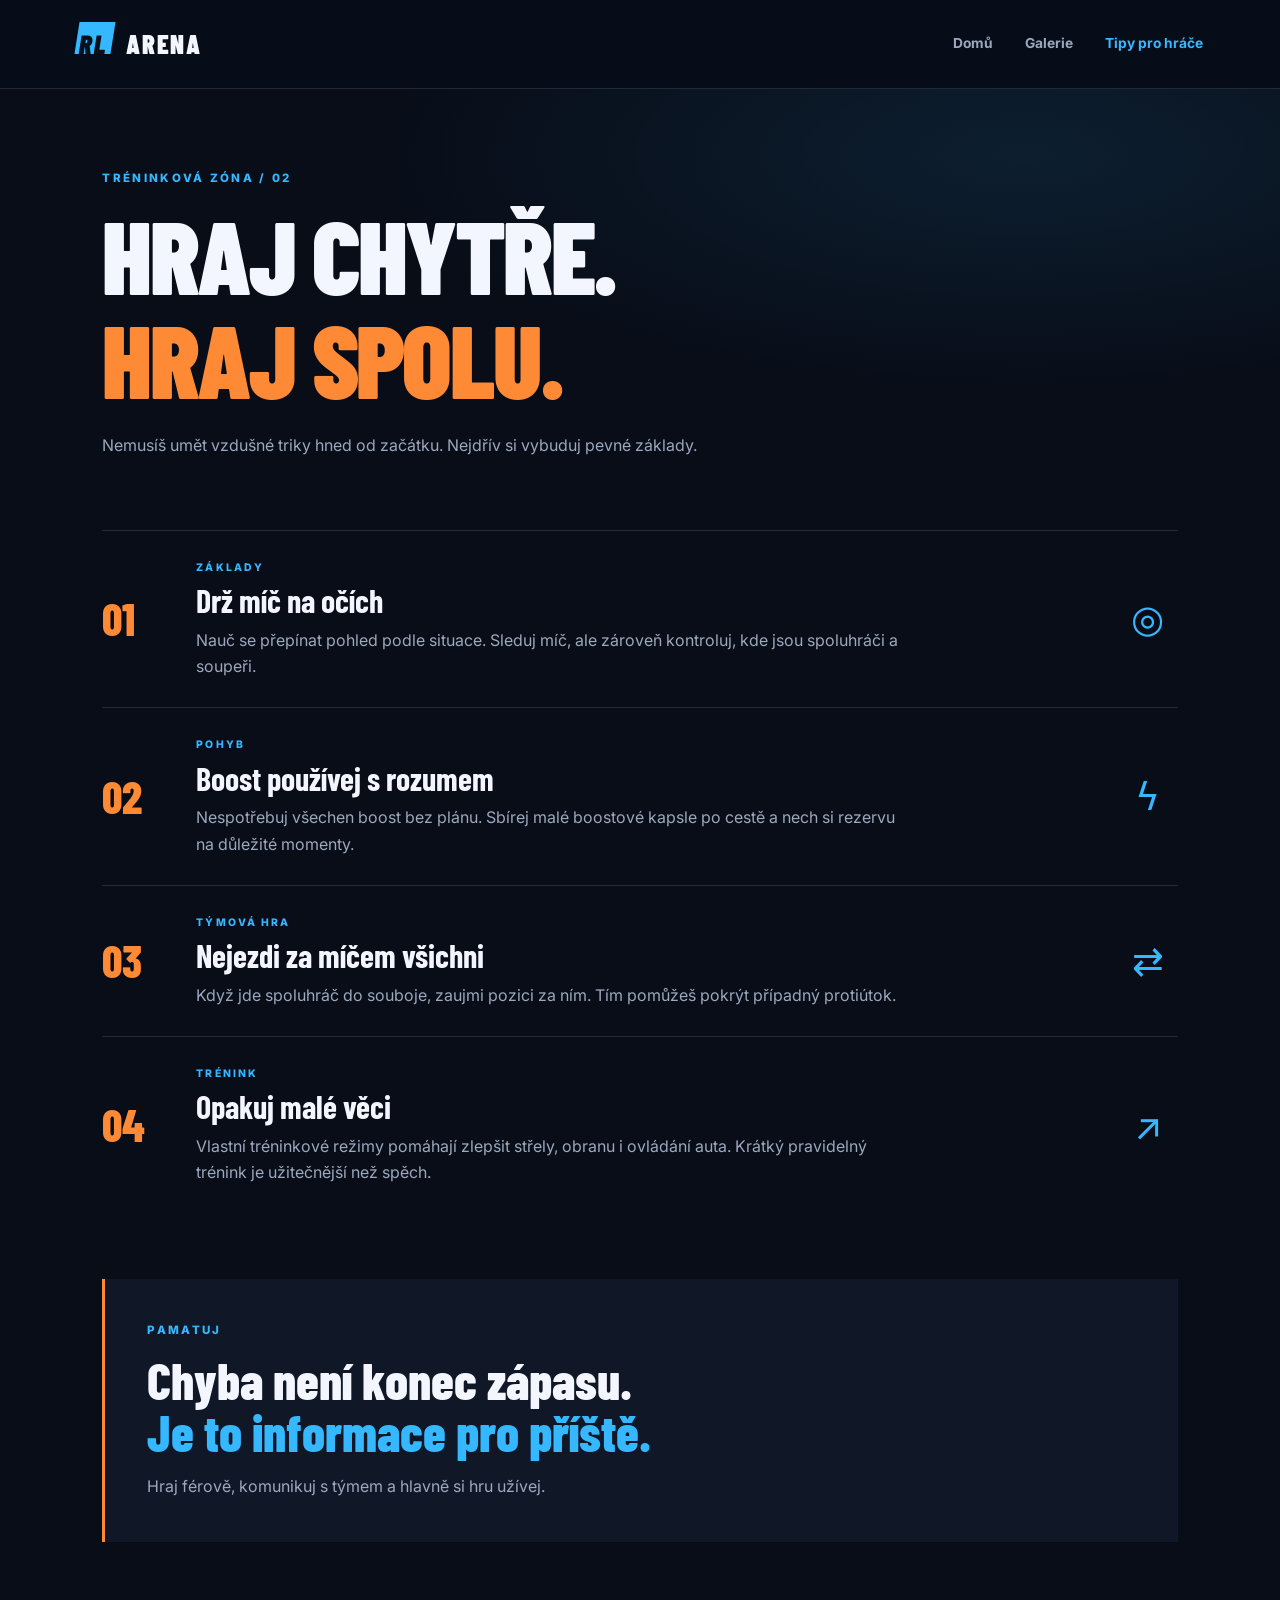
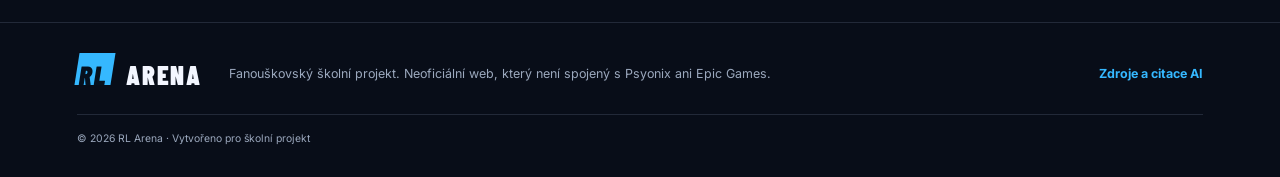
<file: tipy.html>
<!DOCTYPE html>
<html lang="cs">
<head>
  <meta charset="UTF-8">
  <meta name="viewport" content="width=device-width, initial-scale=1.0">
  <meta name="description" content="Praktické tipy pro začátečníky v Rocket League.">
  <title>Rocket League | Tipy pro hráče</title>
  <link rel="stylesheet" href="style.css">
</head>
<body>
  <header class="site-header">
    <a class="logo" href="index.html"><span>RL</span> ARENA</a>
    <nav aria-label="Hlavní navigace">
      <a href="index.html">Domů</a><a href="galerie.html">Galerie</a><a class="active" href="tipy.html">Tipy pro hráče</a>
    </nav>
  </header>
  <main class="page-main">
    <section class="page-hero">
      <p class="eyebrow">TRÉNINKOVÁ ZÓNA / 02</p>
      <h1>HRAJ CHYTŘE.<br><span>HRAJ SPOLU.</span></h1>
      <p>Nemusíš umět vzdušné triky hned od začátku. Nejdřív si vybuduj pevné základy.</p>
    </section>
    <section class="tips-list">
      <article class="tip-row"><div class="tip-index">01</div><div><p class="eyebrow">ZÁKLADY</p><h2>Drž míč na očích</h2><p>Nauč se přepínat pohled podle situace. Sleduj míč, ale zároveň kontroluj, kde jsou spoluhráči a soupeři.</p></div><div class="tip-symbol">◎</div></article>
      <article class="tip-row"><div class="tip-index">02</div><div><p class="eyebrow">POHYB</p><h2>Boost používej s rozumem</h2><p>Nespotřebuj všechen boost bez plánu. Sbírej malé boostové kapsle po cestě a nech si rezervu na důležité momenty.</p></div><div class="tip-symbol">ϟ</div></article>
      <article class="tip-row"><div class="tip-index">03</div><div><p class="eyebrow">TÝMOVÁ HRA</p><h2>Nejezdi za míčem všichni</h2><p>Když jde spoluhráč do souboje, zaujmi pozici za ním. Tím pomůžeš pokrýt případný protiútok.</p></div><div class="tip-symbol">⇄</div></article>
      <article class="tip-row"><div class="tip-index">04</div><div><p class="eyebrow">TRÉNINK</p><h2>Opakuj malé věci</h2><p>Vlastní tréninkové režimy pomáhají zlepšit střely, obranu i ovládání auta. Krátký pravidelný trénink je užitečnější než spěch.</p></div><div class="tip-symbol">↗</div></article>
    </section>
    <section class="quote-panel"><p class="eyebrow">PAMATUJ</p><h2>Chyba není konec zápasu.<br><span>Je to informace pro příště.</span></h2><p>Hraj férově, komunikuj s týmem a hlavně si hru užívej.</p></section>
  </main>
  <footer class="site-footer">
    <a class="logo" href="index.html"><span>RL</span> ARENA</a><p>Fanouškovský školní projekt. Neoficiální web, který není spojený s Psyonix ani Epic Games.</p><a href="zdroje.html">Zdroje a citace AI</a><small>© 2026 RL Arena · Vytvořeno pro školní projekt</small>
  </footer>
</body>
</html>
</file>
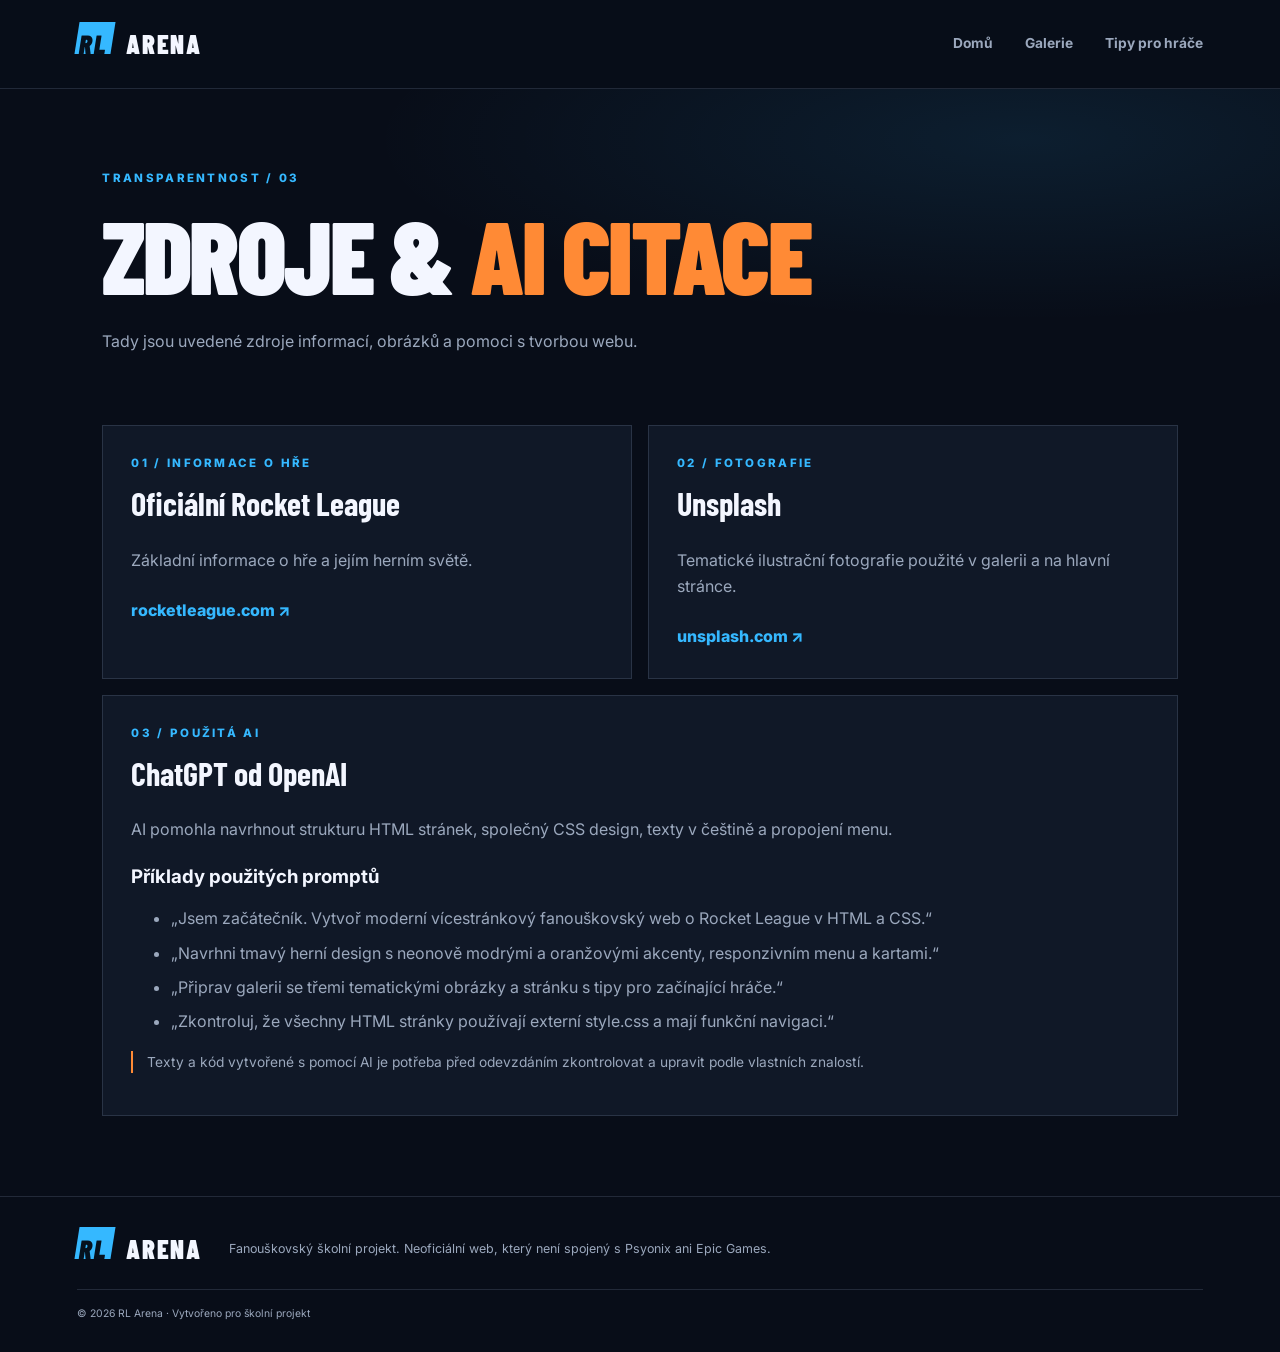
<file: zdroje.html>
<!DOCTYPE html>
<html lang="cs">
<head>
  <meta charset="UTF-8">
  <meta name="viewport" content="width=device-width, initial-scale=1.0">
  <title>Rocket League | Zdroje a citace</title>
  <link rel="stylesheet" href="style.css">
</head>
<body>
  <header class="site-header">
    <a class="logo" href="index.html"><span>RL</span> ARENA</a>
    <nav aria-label="Hlavní navigace">
      <a href="index.html">Domů</a><a href="galerie.html">Galerie</a><a href="tipy.html">Tipy pro hráče</a>
    </nav>
  </header>
  <main class="page-main">
    <section class="page-hero">
      <p class="eyebrow">TRANSPARENTNOST / 03</p>
      <h1>ZDROJE & <span>AI CITACE</span></h1>
      <p>Tady jsou uvedené zdroje informací, obrázků a pomoci s tvorbou webu.</p>
    </section>
    <section class="sources-content">
      <article class="source-card">
        <p class="eyebrow">01 / INFORMACE O HŘE</p>
        <h2>Oficiální Rocket League</h2>
        <p>Základní informace o hře a jejím herním světě.</p>
        <a class="text-link" href="https://www.rocketleague.com/" target="_blank" rel="noopener noreferrer">rocketleague.com ↗</a>
      </article>
      <article class="source-card">
        <p class="eyebrow">02 / FOTOGRAFIE</p>
        <h2>Unsplash</h2>
        <p>Tematické ilustrační fotografie použité v galerii a na hlavní stránce.</p>
        <a class="text-link" href="https://unsplash.com/" target="_blank" rel="noopener noreferrer">unsplash.com ↗</a>
      </article>
      <article class="source-card">
        <p class="eyebrow">03 / POUŽITÁ AI</p>
        <h2>ChatGPT od OpenAI</h2>
        <p>AI pomohla navrhnout strukturu HTML stránek, společný CSS design, texty v češtině a propojení menu.</p>
        <h3>Příklady použitých promptů</h3>
        <ul>
          <li>„Jsem začátečník. Vytvoř moderní vícestránkový fanouškovský web o Rocket League v HTML a CSS.“</li>
          <li>„Navrhni tmavý herní design s neonově modrými a oranžovými akcenty, responzivním menu a kartami.“</li>
          <li>„Připrav galerii se třemi tematickými obrázky a stránku s tipy pro začínající hráče.“</li>
          <li>„Zkontroluj, že všechny HTML stránky používají externí style.css a mají funkční navigaci.“</li>
        </ul>
        <p class="source-disclaimer">Texty a kód vytvořené s pomocí AI je potřeba před odevzdáním zkontrolovat a upravit podle vlastních znalostí.</p>
      </article>
    </section>
  </main>
  <footer class="site-footer">
    <a class="logo" href="index.html"><span>RL</span> ARENA</a><p>Fanouškovský školní projekt. Neoficiální web, který není spojený s Psyonix ani Epic Games.</p><small>© 2026 RL Arena · Vytvořeno pro školní projekt</small>
  </footer>
</body>
</html>
</file>
<file: style.css>
@import url('https://fonts.googleapis.com/css2?family=Barlow+Condensed:wght@500;600;700;800;900&family=Inter:wght@400;500;600;700&display=swap');

:root {
  --bg: #080d18;
  --panel: #101827;
  --panel-light: #162237;
  --text: #f3f6ff;
  --muted: #9ba8bd;
  --blue: #35b8ff;
  --orange: #ff8a35;
  --line: rgba(190, 211, 244, .14);
  --font-display: 'Barlow Condensed', Impact, sans-serif;
  --font-body: 'Inter', Arial, sans-serif;
}
* { box-sizing: border-box; }
html { scroll-behavior: smooth; }
body { margin: 0; background: var(--bg); color: var(--text); font-family: var(--font-body); line-height: 1.65; }
a { color: inherit; }
img { display: block; max-width: 100%; }
.site-header { position: relative; z-index: 5; display: flex; align-items: center; justify-content: space-between; gap: 24px; padding: 22px clamp(20px, 6vw, 88px); border-bottom: 1px solid var(--line); background: rgba(8, 13, 24, .96); }
.logo { text-decoration: none; font-family: var(--font-display); font-size: 1.65rem; font-weight: 900; letter-spacing: .06em; }
.logo span { display: inline-grid; place-items: center; width: 36px; height: 32px; margin-right: 7px; background: var(--blue); color: #06111e; transform: skew(-9deg); }
nav { display: flex; flex-wrap: wrap; gap: clamp(12px, 2.5vw, 34px); }
nav a { color: var(--muted); font-size: .86rem; font-weight: 700; text-decoration: none; transition: color .2s ease; }
nav a:hover, nav a.active { color: var(--blue); }
.hero { min-height: 570px; position: relative; display: grid; grid-template-columns: 1.1fr .9fr; align-items: center; gap: 45px; padding: 76px clamp(20px, 8vw, 120px) 92px; overflow: hidden; }
.hero-content, .hero-image { position: relative; z-index: 1; }
.eyebrow { color: var(--blue); font-size: .72rem; font-weight: 800; letter-spacing: .2em; margin: 0 0 14px; }
h1, h2, h3, p { margin-top: 0; }
h1, h2, h3 { line-height: 1.02; }
h1 { font-family: var(--font-display); font-size: clamp(3.8rem, 8vw, 7.5rem); letter-spacing: -.025em; margin-bottom: 22px; font-weight: 900; }
h1 span, h2 span { color: var(--blue); }
.hero h1 span { color: var(--orange); }
.hero-text { max-width: 520px; color: var(--muted); font-size: 1.02rem; }
.hero-actions { display: flex; flex-wrap: wrap; gap: 12px; margin-top: 30px; }
.button { display: inline-flex; align-items: center; justify-content: center; gap: 14px; min-height: 48px; padding: 12px 20px; font-size: .82rem; font-weight: 800; text-decoration: none; text-transform: uppercase; letter-spacing: .04em; transition: transform .2s ease, filter .2s ease; }
.button:hover { transform: translateY(-3px); filter: brightness(1.08); }
.button-blue { background: var(--blue); color: #06111e; }
.button-outline { border: 1px solid var(--line); color: var(--text); }
.button-orange { background: var(--orange); color: #1c0d04; white-space: nowrap; }
.hero-image { transform: rotate(2deg); border: 1px solid rgba(53, 184, 255, .5); padding: 9px; background: rgba(53,184,255,.06); box-shadow: 0 24px 80px rgba(0,0,0,.35); }
.hero-image img { width: 100%; height: 350px; object-fit: cover; filter: saturate(.85); }
.image-tag { position: absolute; bottom: 24px; left: 24px; padding: 9px 12px; background: rgba(8,13,24,.88); font-size: .68rem; font-weight: 800; letter-spacing: .12em; }
.live-dot { display: inline-block; width: 7px; height: 7px; border-radius: 50%; background: var(--orange); margin-right: 8px; box-shadow: 0 0 12px var(--orange); }
.hero-orb { position: absolute; border: 1px solid rgba(53,184,255,.14); border-radius: 50%; pointer-events: none; }
.orb-one { width: 390px; height: 390px; right: -100px; top: -110px; }
.orb-two { width: 520px; height: 520px; right: -160px; top: -175px; }
.section { padding: 75px clamp(20px, 8vw, 120px); }
.intro-section { display: grid; grid-template-columns: 1fr 1fr; gap: 60px; border-top: 1px solid var(--line); }
.section-heading h2, .banner h2, .quote-panel h2 { font-family: var(--font-display); font-size: clamp(2.5rem, 4vw, 4rem); font-weight: 800; }
.intro-copy { color: var(--muted); max-width: 620px; }
.feature-grid { display: grid; grid-template-columns: repeat(3, 1fr); gap: 14px; padding: 0 clamp(20px, 8vw, 120px) 80px; }
.feature-card { min-height: 230px; padding: 28px; background: var(--panel); border: 1px solid var(--line); }
.feature-card-accent { border-top: 2px solid var(--orange); }
.feature-icon { font-size: 1.8rem; margin-bottom: 18px; }
.card-number { color: var(--muted); font-size: .67rem; font-weight: 800; letter-spacing: .14em; }
.feature-card h3 { font-family: var(--font-display); font-size: 1.8rem; margin-bottom: 12px; }
.feature-card p:last-child { color: var(--muted); font-size: .9rem; margin-bottom: 0; }
.banner { display: flex; align-items: center; justify-content: space-between; gap: 30px; margin: 0 clamp(20px, 8vw, 120px) 80px; padding: 35px clamp(24px, 5vw, 58px); background: linear-gradient(115deg, #12253a, #172035 60%, #2c1b19); border: 1px solid var(--line); }
.banner h2 { margin-bottom: 10px; }
.banner p:not(.eyebrow) { color: var(--muted); margin-bottom: 0; }
.site-footer { display: grid; grid-template-columns: auto 1fr auto; align-items: center; gap: 18px 28px; padding: 30px clamp(20px, 6vw, 88px); border-top: 1px solid var(--line); color: var(--muted); font-size: .78rem; }
.site-footer .logo { color: var(--text); }
.site-footer p { margin: 0; }
.site-footer > a:not(.logo) { color: var(--blue); text-decoration: none; font-weight: 700; }
.site-footer small { grid-column: 1 / -1; padding-top: 15px; border-top: 1px solid var(--line); }
.page-main { min-height: 65vh; }
.page-hero { padding: 80px clamp(20px, 8vw, 120px) 55px; background: radial-gradient(ellipse at 80% 15%, rgba(53,184,255,.1), transparent 45%); }
.page-hero h1 { font-size: clamp(3.7rem, 8vw, 6.6rem); }
.page-hero h1 span { color: var(--orange); }
.page-hero > p:last-child { max-width: 650px; color: var(--muted); }
.gallery-grid { display: grid; grid-template-columns: 1fr 1fr; gap: 16px; padding: 0 clamp(20px, 8vw, 120px) 28px; }
.gallery-card { position: relative; min-height: 290px; overflow: hidden; background: var(--panel); border: 1px solid var(--line); }
.gallery-wide { grid-column: 1 / -1; min-height: 380px; }
.gallery-card img { width: 100%; height: 100%; min-height: inherit; object-fit: cover; filter: saturate(.8) brightness(.7); transition: transform .5s ease, filter .5s ease; }
.gallery-card:hover img { transform: scale(1.04); filter: saturate(1) brightness(.85); }
.gallery-caption { position: absolute; left: 24px; right: 24px; bottom: 22px; text-shadow: 0 2px 12px #000; }
.gallery-caption span { color: var(--blue); font-size: .68rem; font-weight: 800; letter-spacing: .16em; }
.gallery-caption h2 { font-family: var(--font-display); font-size: clamp(1.8rem, 3vw, 2.8rem); margin: 7px 0 0; }
.gallery-note { padding: 0 clamp(20px, 8vw, 120px) 45px; color: var(--muted); font-size: .8rem; }
.tips-list { padding: 0 clamp(20px, 8vw, 120px) 65px; }
.tip-row { display: grid; grid-template-columns: 70px 1fr 60px; gap: 24px; align-items: center; padding: 28px 0; border-top: 1px solid var(--line); }
.tip-index { font-family: var(--font-display); font-size: 2.8rem; font-weight: 800; color: var(--orange); }
.tip-row .eyebrow { margin-bottom: 8px; font-size: .65rem; }
.tip-row h2 { font-family: var(--font-display); font-size: 2rem; margin-bottom: 10px; }
.tip-row p:last-child { max-width: 720px; color: var(--muted); margin-bottom: 0; }
.tip-symbol { color: var(--blue); font-size: 2.4rem; text-align: center; }
.quote-panel { margin: 0 clamp(20px, 8vw, 120px) 80px; padding: 42px; border-left: 3px solid var(--orange); background: var(--panel); }
.quote-panel h2 { margin-bottom: 15px; }
.quote-panel > p:last-child { color: var(--muted); margin-bottom: 0; }
.sources-content { display: grid; grid-template-columns: 1fr 1fr; gap: 16px; padding: 0 clamp(20px, 8vw, 120px) 80px; }
.source-card { padding: 28px; background: var(--panel); border: 1px solid var(--line); }
.source-card:last-child { grid-column: 1 / -1; }
.source-card h2 { font-family: var(--font-display); font-size: 2rem; }
.source-card h3 { margin-top: 25px; }
.source-card p:not(.eyebrow), .source-card li { color: var(--muted); }
.source-card li { margin-bottom: 8px; }
.text-link { display: inline-block; color: var(--blue); font-weight: 800; text-decoration: none; margin-top: 8px; }
.source-disclaimer { border-left: 2px solid var(--orange); padding-left: 14px; font-size: .86rem; }
@media (max-width: 800px) {
  .site-header { align-items: flex-start; flex-direction: column; }
  nav { gap: 15px; }
  .hero { grid-template-columns: 1fr; padding-top: 55px; }
  .hero-image { max-width: 650px; width: 100%; }
  .intro-section { grid-template-columns: 1fr; gap: 10px; }
  .feature-grid { grid-template-columns: 1fr; }
  .banner { align-items: flex-start; flex-direction: column; }
  .site-footer { grid-template-columns: 1fr; }
  .site-footer small { grid-column: auto; }
  .gallery-grid, .sources-content { grid-template-columns: 1fr; }
  .gallery-wide, .source-card:last-child { grid-column: auto; }
}
@media (max-width: 480px) {
  .hero h1 { font-size: 3.55rem; }
  .hero-image img { height: 240px; }
  .gallery-wide { min-height: 270px; }
  .gallery-card { min-height: 240px; }
  .tip-row { grid-template-columns: 42px 1fr; gap: 14px; }
  .tip-index { font-size: 2rem; }
  .tip-symbol { display: none; }
  .quote-panel { padding: 28px 22px; }
}
</file>
